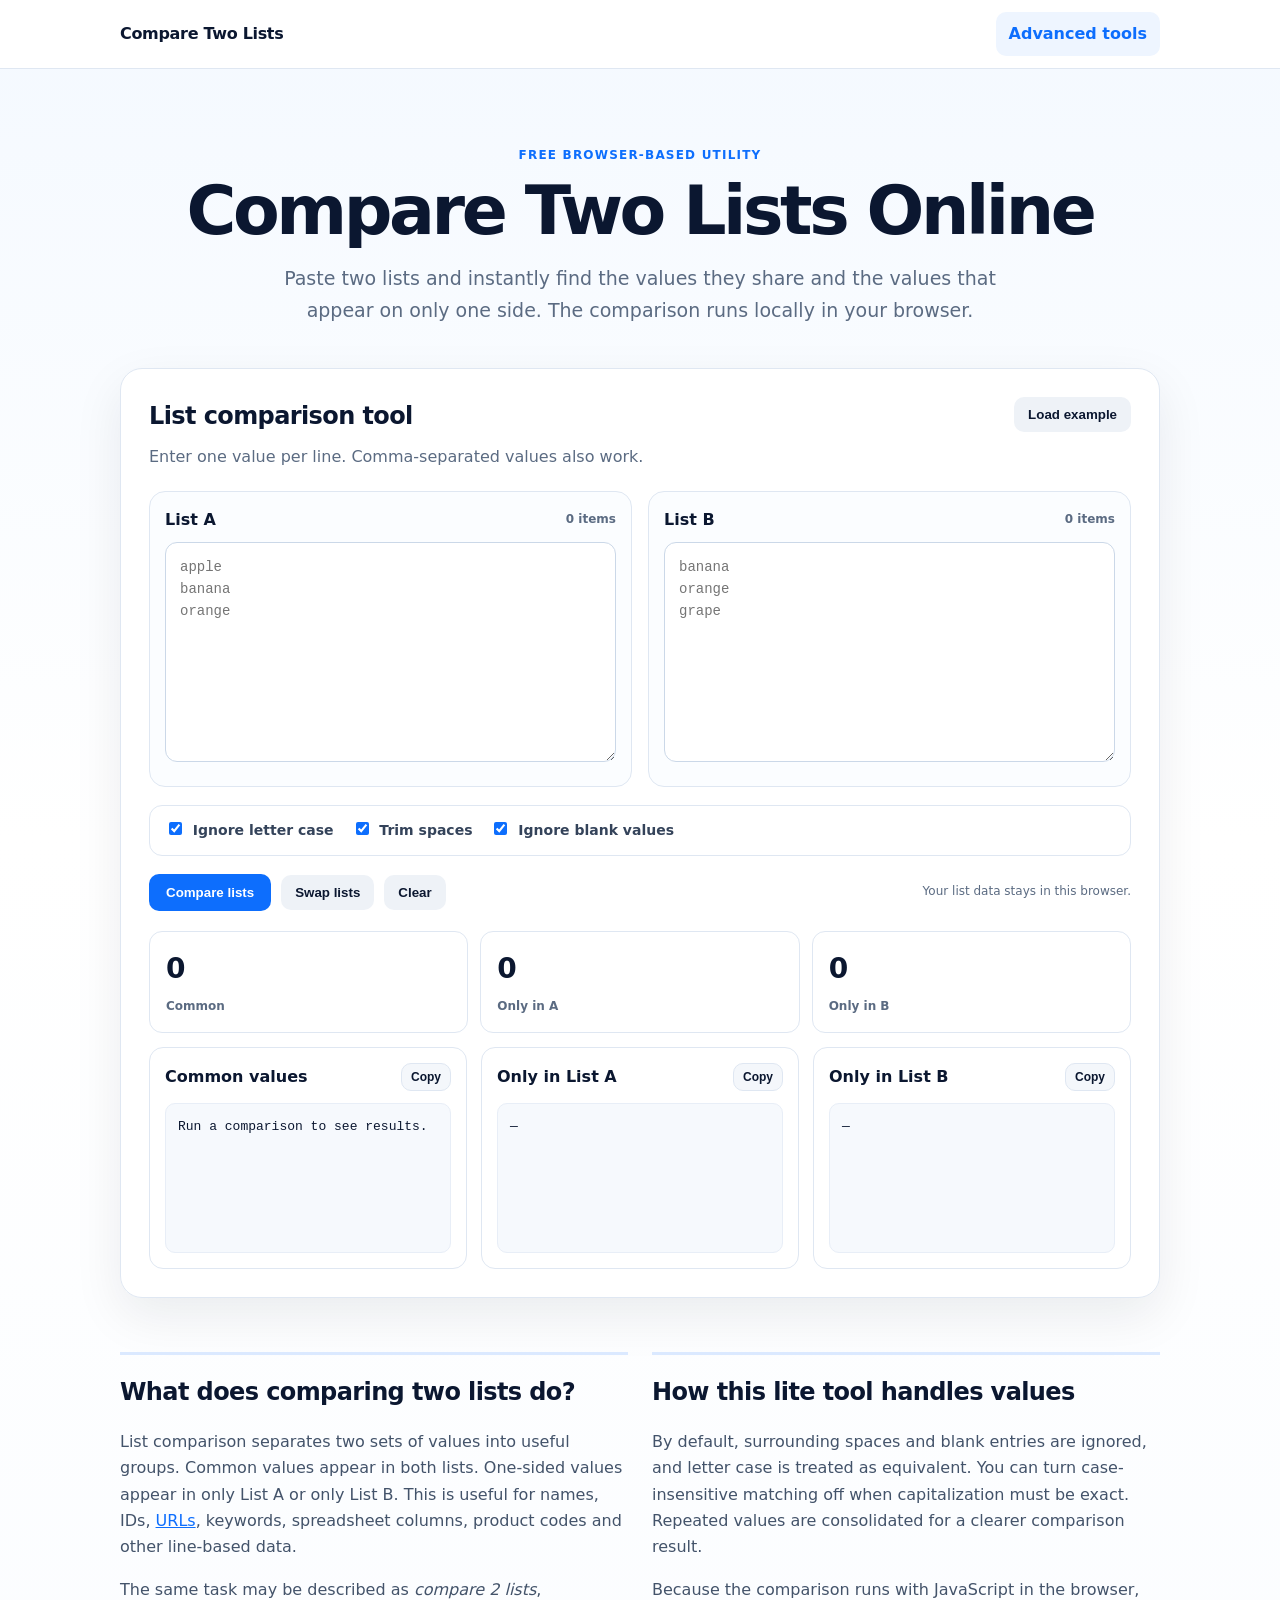
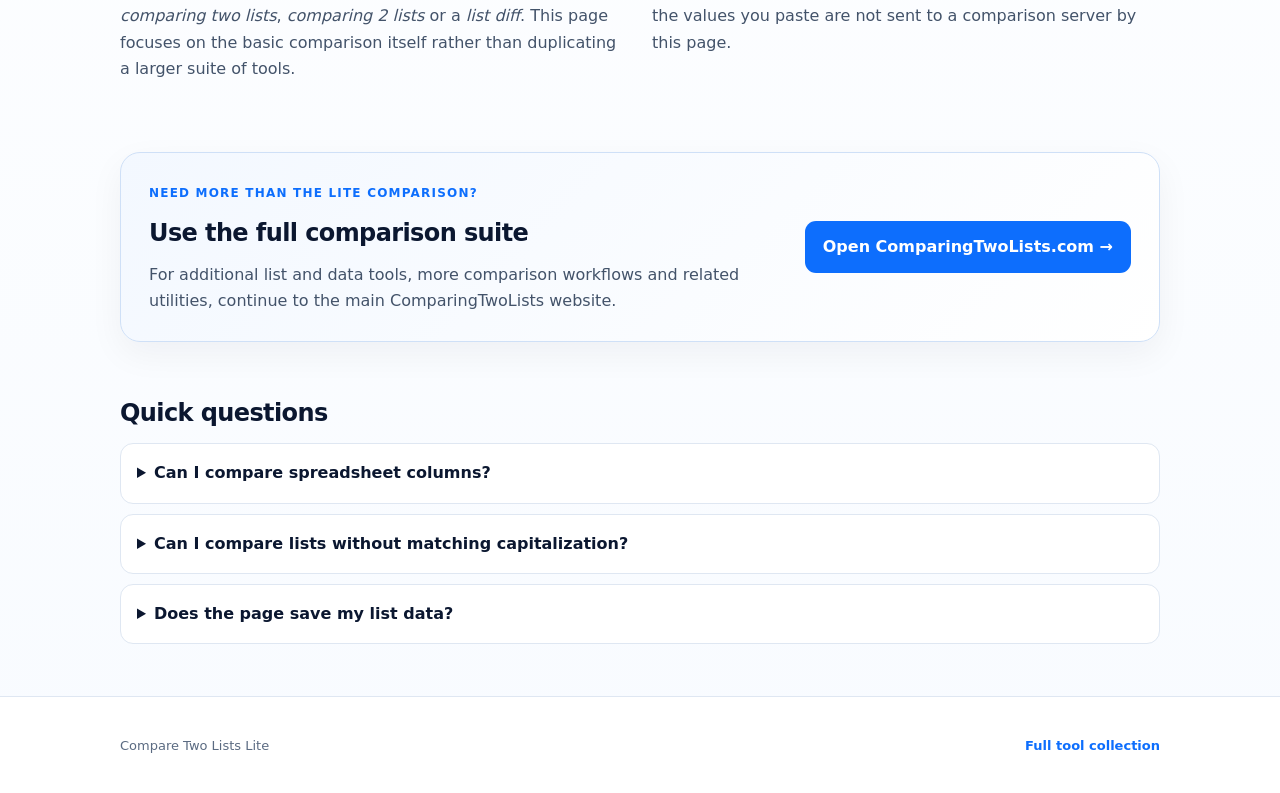
<file: index.html>
<!doctype html>
<html lang="en">
<head>
  <meta charset="utf-8">
  <meta name="viewport" content="width=device-width,initial-scale=1">
  <title>Compare Two Lists Online – Free List Comparison Tool</title>
  <meta name="description" content="Compare two lists online to find common values and items unique to each list. A simple, private browser-based list comparison tool with no sign-up.">
  <meta name="robots" content="index,follow,max-image-preview:large,max-snippet:-1,max-video-preview:-1">
  <link rel="canonical" href="https://localseoteam3.github.io/compare-two-lists/">
  <meta property="og:type" content="website">
  <meta property="og:title" content="Compare Two Lists Online – Free List Comparison Tool">
  <meta property="og:description" content="Find matches and differences between two lists directly in your browser.">
  <meta property="og:url" content="https://localseoteam3.github.io/compare-two-lists/">
  <meta name="twitter:card" content="summary">
  <meta name="theme-color" content="#0d6efd">
  <link rel="stylesheet" href="style.css">
  <script type="application/ld+json">
  {
    "@context":"https://schema.org",
    "@type":"WebApplication",
    "name":"Compare Two Lists Lite",
    "url":"https://localseoteam3.github.io/compare-two-lists/",
    "applicationCategory":"UtilitiesApplication",
    "operatingSystem":"Any",
    "isAccessibleForFree":true,
    "description":"A lightweight browser-based tool for comparing two lists and finding common and unique values.",
    "featureList":["Find common values","Find values only in List A","Find values only in List B","Case-insensitive matching option","Ignore blank values"]
  }
  </script>
</head>
<body>
  <header class="site-header">
    <div class="container header-inner">
      <a class="brand" href="./">Compare Two Lists</a>
      <a class="header-link" href="https://comparingtwolists.com/">Advanced tools</a>
    </div>
  </header>

  <main>
    <section class="hero container">
      <span class="eyebrow">Free browser-based utility</span>
      <h1>Compare Two Lists Online</h1>
      <p class="lead">Paste two lists and instantly find the values they share and the values that appear on only one side. The comparison runs locally in your browser.</p>
    </section>

    <section class="tool-card container" aria-labelledby="tool-title">
      <div class="tool-heading">
        <div>
          <h2 id="tool-title">List comparison tool</h2>
          <p>Enter one value per line. Comma-separated values also work.</p>
        </div>
        <button id="exampleBtn" class="secondary-btn" type="button">Load example</button>
      </div>

      <div class="input-grid">
        <div class="input-panel">
          <div class="label-row"><label for="listA">List A</label><span id="countA">0 items</span></div>
          <textarea id="listA" spellcheck="false" placeholder="apple&#10;banana&#10;orange"></textarea>
        </div>
        <div class="input-panel">
          <div class="label-row"><label for="listB">List B</label><span id="countB">0 items</span></div>
          <textarea id="listB" spellcheck="false" placeholder="banana&#10;orange&#10;grape"></textarea>
        </div>
      </div>

      <div class="options" aria-label="Comparison options">
        <label><input id="ignoreCase" type="checkbox" checked> Ignore letter case</label>
        <label><input id="trimSpaces" type="checkbox" checked> Trim spaces</label>
        <label><input id="ignoreBlank" type="checkbox" checked> Ignore blank values</label>
      </div>

      <div class="actions">
        <button id="compareBtn" class="primary-btn" type="button">Compare lists</button>
        <button id="swapBtn" class="secondary-btn" type="button">Swap lists</button>
        <button id="clearBtn" class="secondary-btn" type="button">Clear</button>
        <span class="privacy-note">Your list data stays in this browser.</span>
      </div>

      <div class="summary" aria-live="polite">
        <div><strong id="commonCount">0</strong><span>Common</span></div>
        <div><strong id="onlyACount">0</strong><span>Only in A</span></div>
        <div><strong id="onlyBCount">0</strong><span>Only in B</span></div>
      </div>

      <div class="results-grid">
        <article class="result-card">
          <div class="result-head"><h3>Common values</h3><button class="copy-btn" data-target="commonResult" type="button">Copy</button></div>
          <pre id="commonResult">Run a comparison to see results.</pre>
        </article>
        <article class="result-card">
          <div class="result-head"><h3>Only in List A</h3><button class="copy-btn" data-target="onlyAResult" type="button">Copy</button></div>
          <pre id="onlyAResult">—</pre>
        </article>
        <article class="result-card">
          <div class="result-head"><h3>Only in List B</h3><button class="copy-btn" data-target="onlyBResult" type="button">Copy</button></div>
          <pre id="onlyBResult">—</pre>
        </article>
      </div>
    </section>

    <section class="content-grid container">
      <article>
        <h2>What does comparing two lists do?</h2>
        <p>List comparison separates two sets of values into useful groups. Common values appear in both lists. One-sided values appear in only List A or only List B. This is useful for names, IDs, <a href="https://docs.google.com/spreadsheets/d/1mEXxplilrwrsnrOEG1l_i8cOJO2a8kbGh0c4D6sebIo/edit?usp=sharing">URLs</a>, keywords, spreadsheet columns, product codes and other line-based data.</p>
        <p>The same task may be described as <em>compare 2 lists</em>, <em>comparing two lists</em>, <em>comparing 2 lists</em> or a <em>list diff</em>. This page focuses on the basic comparison itself rather than duplicating a larger suite of tools.</p>
      </article>
      <article>
        <h2>How this lite tool handles values</h2>
        <p>By default, surrounding spaces and blank entries are ignored, and letter case is treated as equivalent. You can turn case-insensitive matching off when capitalization must be exact. Repeated values are consolidated for a clearer comparison result.</p>
        <p>Because the comparison runs with JavaScript in the browser, the values you paste are not sent to a comparison server by this page.</p>
      </article>
    </section>

    <section class="advanced container">
      <div>
        <span class="eyebrow">Need more than the lite comparison?</span>
        <h2>Use the full comparison suite</h2>
        <p>For additional list and data tools, more comparison workflows and related utilities, continue to the main ComparingTwoLists website.</p>
      </div>
      <a class="primary-link" href="https://comparingtwolists.com/">Open ComparingTwoLists.com →</a>
    </section>

    <section class="faq container">
      <h2>Quick questions</h2>
      <details><summary>Can I compare spreadsheet columns?</summary><p>Yes. Copy each spreadsheet column and paste it into List A or List B, with one value per line.</p></details>
      <details><summary>Can I compare lists without matching capitalization?</summary><p>Yes. Leave “Ignore letter case” enabled so values such as Apple and apple are treated as the same item.</p></details>
      <details><summary>Does the page save my list data?</summary><p>No comparison backend is used by this page. The comparison is performed locally in your browser.</p></details>
    </section>
  </main>

  <footer>
    <div class="container footer-inner">
      <span>Compare Two Lists Lite</span>
      <a href="https://comparingtwolists.com/">Full tool collection</a>
    </div>
  </footer>

  <noscript><div class="noscript">JavaScript is required to run the comparison tool.</div></noscript>
  <script src="app.js" defer></script>
</body>
</html>
</file>
<file: style.css>
:root{--blue:#0d6efd;--blue-dark:#0758cb;--ink:#0b1730;--muted:#5b6b82;--border:#dfe7f2;--soft:#f6f9fd;--white:#fff;--shadow:0 18px 50px rgba(15,23,42,.08)}*{box-sizing:border-box}html{scroll-behavior:smooth}body{margin:0;font-family:Inter,ui-sans-serif,system-ui,-apple-system,BlinkMacSystemFont,"Segoe UI",sans-serif;color:var(--ink);background:linear-gradient(180deg,#f4f9ff 0,#fff 35%,#f8fbff 100%);line-height:1.65}.container{width:min(1040px,calc(100% - 32px));margin-inline:auto}a{color:var(--blue)}.site-header{position:sticky;top:0;z-index:20;background:rgba(255,255,255,.94);border-bottom:1px solid var(--border);backdrop-filter:blur(14px)}.header-inner{min-height:68px;display:flex;align-items:center;justify-content:space-between;gap:20px}.brand{text-decoration:none;color:var(--ink);font-weight:850;letter-spacing:-.02em}.header-link{text-decoration:none;font-weight:800;padding:9px 13px;border-radius:10px;background:#eef5ff}.hero{text-align:center;padding:72px 0 42px}.eyebrow{display:inline-block;font-size:12px;font-weight:850;letter-spacing:.1em;text-transform:uppercase;color:var(--blue);margin-bottom:10px}.hero h1{font-size:clamp(40px,7vw,68px);line-height:1.02;letter-spacing:-.05em;margin:0}.lead{max-width:760px;margin:18px auto 0;color:var(--muted);font-size:19px}.tool-card{background:rgba(255,255,255,.98);border:1px solid var(--border);border-radius:22px;padding:28px;box-shadow:var(--shadow)}.tool-heading{display:flex;align-items:flex-start;justify-content:space-between;gap:18px;margin-bottom:20px}.tool-heading h2,.content-grid h2,.advanced h2,.faq h2{margin:0 0 8px;letter-spacing:-.025em}.tool-heading p{margin:0;color:var(--muted)}.input-grid{display:grid;grid-template-columns:1fr 1fr;gap:16px}.input-panel{border:1px solid var(--border);border-radius:16px;padding:15px;background:#fbfdff}.label-row{display:flex;align-items:center;justify-content:space-between;margin-bottom:9px;font-weight:800}.label-row span{font-size:12px;color:var(--muted)}textarea{width:100%;min-height:220px;border:1px solid #cbd8e8;border-radius:12px;padding:14px;resize:vertical;background:#fff;outline:none;font:14px/1.55 ui-monospace,SFMono-Regular,Menlo,Consolas,monospace}textarea:focus{border-color:var(--blue);box-shadow:0 0 0 4px rgba(13,110,253,.1)}.options{display:flex;flex-wrap:wrap;gap:18px;margin:18px 0 0;padding:13px 15px;border:1px solid var(--border);border-radius:13px;background:#fff}.options label{font-size:14px;font-weight:700;color:#34435a}.options input{accent-color:var(--blue);margin-right:6px}.actions{display:flex;align-items:center;gap:10px;flex-wrap:wrap;margin-top:18px}.primary-btn,.secondary-btn,.copy-btn{appearance:none;border:0;cursor:pointer;font-weight:800;border-radius:10px}.primary-btn{background:var(--blue);color:#fff;padding:11px 17px}.primary-btn:hover{background:var(--blue-dark)}.secondary-btn{background:#eef2f7;color:var(--ink);padding:10px 14px}.copy-btn{background:#f4f7fb;border:1px solid var(--border);color:var(--ink);padding:6px 9px;font-size:12px}.privacy-note{margin-left:auto;font-size:12px;color:var(--muted)}.summary{display:grid;grid-template-columns:repeat(3,1fr);gap:12px;margin-top:20px}.summary div{border:1px solid var(--border);border-radius:13px;background:#fff;padding:14px 16px}.summary strong{display:block;font-size:28px}.summary span{font-size:12px;font-weight:700;color:var(--muted)}.results-grid{display:grid;grid-template-columns:repeat(3,1fr);gap:14px;margin-top:14px}.result-card{border:1px solid var(--border);border-radius:14px;background:#fff;padding:15px}.result-head{display:flex;align-items:center;justify-content:space-between;gap:10px}.result-head h3{margin:0;font-size:16px}.result-card pre{min-height:150px;max-height:280px;overflow:auto;margin:12px 0 0;padding:12px;border-radius:10px;background:var(--soft);border:1px solid #e8eef7;white-space:pre-wrap;word-break:break-word;font-size:13px}.content-grid{display:grid;grid-template-columns:1fr 1fr;gap:24px;padding:54px 0}.content-grid article{border-top:3px solid #dbe9ff;padding-top:18px}.content-grid p,.advanced p,.faq p{color:#43536a}.advanced{display:flex;align-items:center;justify-content:space-between;gap:26px;padding:26px 28px;border:1px solid #cfe0f7;border-radius:20px;background:linear-gradient(135deg,#f3f8ff,#fff);box-shadow:0 12px 35px rgba(15,23,42,.05)}.advanced p{margin:0;max-width:640px}.primary-link{display:inline-flex;align-items:center;justify-content:center;white-space:nowrap;text-decoration:none;background:var(--blue);color:#fff;font-weight:850;padding:13px 18px;border-radius:11px}.primary-link:hover{background:var(--blue-dark)}.faq{padding:52px 0}.faq details{border:1px solid var(--border);background:#fff;border-radius:13px;padding:0 16px;margin-top:10px}.faq summary{cursor:pointer;font-weight:800;padding:16px 0}.faq p{margin:0 0 16px}footer{border-top:1px solid var(--border);background:#fff}.footer-inner{min-height:96px;display:flex;align-items:center;justify-content:space-between;gap:18px;color:var(--muted);font-size:13px}.footer-inner a{font-weight:800;text-decoration:none}.noscript{position:fixed;left:12px;right:12px;bottom:12px;padding:12px;border-radius:10px;background:#7f1d1d;color:#fff;text-align:center}@media(max-width:820px){.input-grid,.results-grid,.content-grid{grid-template-columns:1fr}.advanced{align-items:flex-start;flex-direction:column}.privacy-note{width:100%;margin-left:0}.primary-link{width:100%}}@media(max-width:520px){.hero{padding-top:52px}.tool-card{padding:18px}.tool-heading{flex-direction:column}.summary{grid-template-columns:1fr}.header-link{font-size:12px;padding:8px 10px}.footer-inner{flex-direction:column;align-items:flex-start;justify-content:center;padding:20px 0}}
</file>
